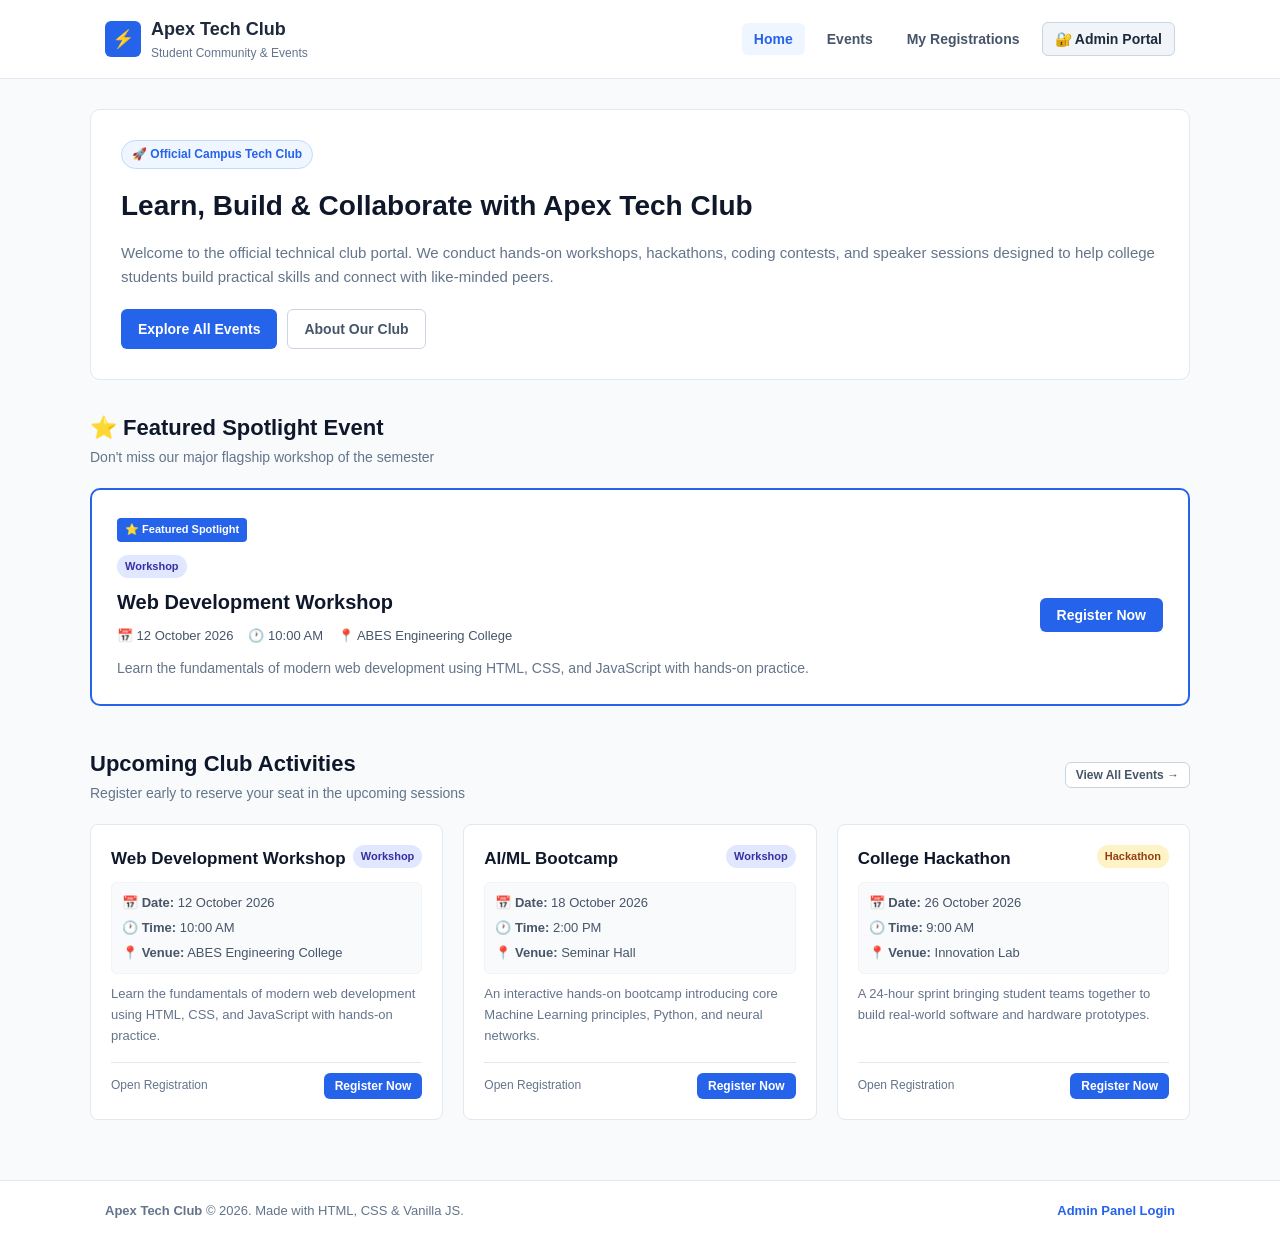
<file: index.html>
<!DOCTYPE html>
<html lang="en">
<head>
  <meta charset="UTF-8">
  <meta name="viewport" content="width=device-width, initial-scale=1.0">
  <title>Apex Club Events | College Club Event Management</title>
  <meta name="description" content="Discover, explore, and register for exciting technical workshops, hackathons, seminars, and competitions organized by Apex Tech Club.">
  <link rel="stylesheet" href="css/style.css">
</head>
<body>

  <header class="navbar">
    <div class="container nav-container">
      <a href="index.html" class="brand">
        <div class="brand-badge">⚡</div>
        <div class="brand-text">
          <span class="brand-title">Apex Tech Club</span>
          <span class="brand-subtitle">Student Community & Events</span>
        </div>
      </a>

      <button class="nav-toggle" id="mobileNavToggle" aria-label="Toggle Navigation Menu">
        ☰
      </button>

      <nav>
        <ul class="nav-menu" id="navMenu">
          <li><a href="#home" class="nav-link active" data-section="home">Home</a></li>
          <li><a href="#events" class="nav-link" data-section="events">Events</a></li>
          <li><a href="#registrations" class="nav-link" data-section="registrations">My Registrations</a></li>
          <li><a href="admin.html" class="nav-link admin-link">🔐 Admin Portal</a></li>
        </ul>
      </nav>
    </div>
  </header>

  <main class="main-content container">

    <section id="home-section" class="content-section">
      <div class="hero-section">
        <span class="hero-tag">🚀 Official Campus Tech Club</span>
        <h1 class="hero-title">Learn, Build & Collaborate with Apex Tech Club</h1>
        <p class="hero-description">
          Welcome to the official technical club portal. We conduct hands-on workshops, hackathons, coding contests, and speaker sessions designed to help college students build practical skills and connect with like-minded peers.
        </p>
        <div class="hero-actions">
          <button class="btn btn-primary" id="btnExploreHero">Explore All Events</button>
          <a href="#about" class="btn btn-secondary" onclick="alert('Apex Tech Club is run by students for students. Join us every weekend for fun technical workshops!'); return false;">About Our Club</a>
        </div>
      </div>

      <div class="section-header">
        <div class="section-title-wrap">
          <h2 class="section-title">⭐ Featured Spotlight Event</h2>
          <p class="section-subtitle">Don't miss our major flagship workshop of the semester</p>
        </div>
      </div>
      <div id="featuredEventContainer"></div>

      <div class="section-header" style="margin-top: 40px;">
        <div class="section-title-wrap">
          <h2 class="section-title">Upcoming Club Activities</h2>
          <p class="section-subtitle">Register early to reserve your seat in the upcoming sessions</p>
        </div>
        <button class="btn btn-secondary btn-sm" id="btnViewAllUpcoming">View All Events &rarr;</button>
      </div>

      <div class="events-grid" id="upcomingEventsGrid"></div>
    </section>

    <section id="events-section" class="content-section" style="display: none;">
      <div class="section-header">
        <div class="section-title-wrap">
          <h1 class="section-title">Explore Events</h1>
          <p class="section-subtitle">Discover workshops, competitions, hackathons and other club activities.</p>
        </div>
      </div>

      <div class="filter-bar">
        <div class="search-input-wrapper">
          <span class="search-icon">🔍</span>
          <input
            type="text"
            id="searchEventsInput"
            class="search-input"
            placeholder="Search events by name, venue or keyword..."
            autocomplete="off"
          >
        </div>

        <div class="category-pills" id="categoryPills">
          <button class="category-pill active" data-category="All">All</button>
          <button class="category-pill" data-category="Workshop">Workshop</button>
          <button class="category-pill" data-category="Hackathon">Hackathon</button>
          <button class="category-pill" data-category="Competition">Competition</button>
          <button class="category-pill" data-category="Seminar">Seminar</button>
          <button class="category-pill" data-category="Other">Other</button>
        </div>
      </div>

      <div class="events-grid" id="exploreEventsGrid"></div>

      <div class="empty-state" id="noEventsState" style="display: none;">
        <div class="empty-icon">📂</div>
        <h3 class="empty-title">No events found</h3>
        <p class="empty-text">We couldn't find any events matching your search or category filter. Try changing your search query.</p>
      </div>
    </section>

    <section id="registrations-section" class="content-section" style="display: none;">
      <div class="section-header">
        <div class="section-title-wrap">
          <h1 class="section-title">My Registrations</h1>
          <p class="section-subtitle">Check the events you have registered for and verify your confirmation.</p>
        </div>
      </div>

      <div class="lookup-box">
        <p style="font-size: 14px; font-weight: bold; color: #1e293b;" id="activeEmailLabel">
          Enter your student email to look up your registered events:
        </p>
        <form class="lookup-form" id="lookupForm">
          <input
            type="email"
            id="userEmailInput"
            class="form-control lookup-input"
            placeholder="e.g. student@college.edu"
            required
          >
          <button type="submit" class="btn btn-primary" id="lookupRegistrationsBtn">
            Find My Registrations
          </button>
        </form>
      </div>

      <div id="myRegistrationsList"></div>

      <div class="empty-state" id="emptyRegistrationsState" style="display: none;">
        <div class="empty-icon">🎟️</div>
        <h3 class="empty-title">You haven't registered for any events yet</h3>
        <p class="empty-text">Explore our upcoming workshops, hackathons, and seminars, and register to claim your spot!</p>
        <button class="btn btn-primary btn-sm" onclick="switchSection('events')">
          Browse Events
        </button>
      </div>
    </section>

  </main>

  <div class="modal-backdrop" id="registrationModal" role="dialog" aria-modal="true" aria-labelledby="modalTitle">
    <div class="modal-card">
      <div class="modal-header">
        <h3 class="modal-title" id="modalTitle">Register for Event</h3>
        <button class="modal-close-btn" id="modalCloseBtn" aria-label="Close dialog">&times;</button>
      </div>

      <div class="modal-event-highlight">
        <span style="font-size: 12px; text-transform: uppercase; display: block;">Selected Event</span>
        <div id="modalEventName" style="font-size: 16px; font-weight: bold; margin-top: 4px;">Event Name</div>
        <div id="modalEventMeta" style="font-size: 13px; margin-top: 4px;">📅 Date | 📍 Venue</div>
      </div>

      <div id="regAlert" class="alert" style="display: none;"></div>

      <form id="registrationForm" novalidate>
        <div class="form-group">
          <label class="form-label" for="regFullName">Full Name <span class="required">*</span></label>
          <input
            type="text"
            id="regFullName"
            class="form-control"
            placeholder="e.g. Rahul Sharma"
            required
          >
        </div>

        <div class="form-group">
          <label class="form-label" for="regEmail">College Email <span class="required">*</span></label>
          <input
            type="email"
            id="regEmail"
            class="form-control"
            placeholder="e.g. rahul.sharma@college.edu"
            required
          >
        </div>

        <div class="form-group">
          <label class="form-label" for="regCollegeYear">College / Year <span class="required">*</span></label>
          <input
            type="text"
            id="regCollegeYear"
            class="form-control"
            placeholder="e.g. ABES Engineering College - 3rd Year CSE"
            required
          >
        </div>

        <div class="form-group">
          <label class="form-label" for="regPhone">Phone Number <span class="required">*</span></label>
          <input
            type="tel"
            id="regPhone"
            class="form-control"
            placeholder="e.g. 9876543210"
            required
          >
        </div>

        <div class="modal-footer">
          <button type="button" class="btn btn-secondary" id="modalCancelBtn">Cancel</button>
          <button type="submit" class="btn btn-primary" id="modalSubmitBtn">Submit Registration</button>
        </div>
      </form>
    </div>
  </div>

  <footer class="footer">
    <div class="container footer-content">
      <div>
        <strong>Apex Tech Club</strong> &copy; 2026. Made with HTML, CSS & Vanilla JS.
      </div>
      <div>
        <a href="admin.html" style="font-weight: bold;">Admin Panel Login</a>
      </div>
    </div>
  </footer>

  <script src="js/app.js"></script>
</body>
</html>
</file>
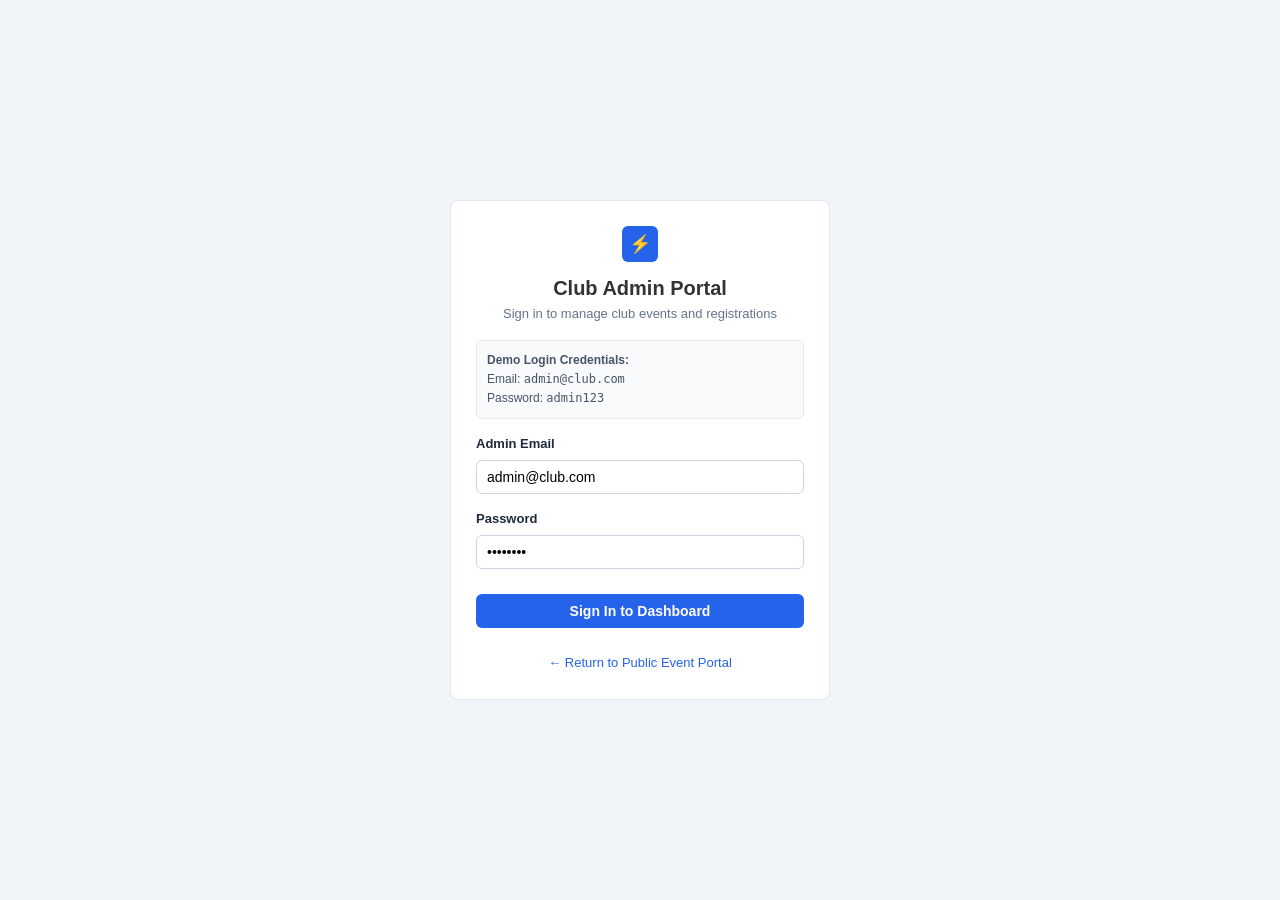
<file: admin.html>
<!DOCTYPE html>
<html lang="en">
<head>
  <meta charset="UTF-8">
  <meta name="viewport" content="width=device-width, initial-scale=1.0">
  <title>Admin Dashboard | Apex Club Event Management</title>
  <meta name="description" content="Admin management console for Apex Tech Club events, workshops, hackathons, and student registrations.">
  <link rel="stylesheet" href="css/style.css">
</head>
<body style="background-color: #f1f5f9;">

  <div class="login-wrapper" id="loginScreen">
    <div class="login-card">
      <div class="login-header">
        <div class="brand-badge" style="margin: 0 auto 10px auto;">⚡</div>
        <h1 class="login-title">Club Admin Portal</h1>
        <p class="login-subtitle">Sign in to manage club events and registrations</p>
      </div>

      <div class="login-hint">
        <strong>Demo Login Credentials:</strong><br>
        Email: <code>admin@club.com</code><br>
        Password: <code>admin123</code>
      </div>

      <div id="loginAlert" class="alert alert-danger" style="display: none;"></div>

      <form id="loginForm">
        <div class="form-group">
          <label class="form-label" for="loginEmail">Admin Email</label>
          <input
            type="email"
            id="loginEmail"
            class="form-control"
            value="admin@club.com"
            placeholder="admin@club.com"
            required
          >
        </div>

        <div class="form-group">
          <label class="form-label" for="loginPassword">Password</label>
          <input
            type="password"
            id="loginPassword"
            class="form-control"
            value="admin123"
            placeholder="admin123"
            required
          >
        </div>

        <button type="submit" class="btn btn-primary btn-block" style="margin-top: 10px;">
          Sign In to Dashboard
        </button>
      </form>

      <div style="text-align: center; font-size: 13px; margin-top: 10px;">
        <a href="index.html">&larr; Return to Public Event Portal</a>
      </div>
    </div>
  </div>

  <div class="admin-body" id="adminDashboard" style="display: none;">

    <aside class="admin-sidebar" id="adminSidebar">
      <div class="admin-sidebar-header">
        <div class="brand-badge">⚡</div>
        <div>
          <div class="admin-sidebar-title">Apex Admin</div>
          <div class="admin-sidebar-sub">Event Management</div>
        </div>
      </div>

      <nav class="admin-nav">
        <a href="#dashboard" class="admin-nav-item active" data-tab="dashboard">
          <span>📊</span> Dashboard
        </a>
        <a href="#events" class="admin-nav-item" data-tab="events">
          <span>📅</span> Manage Events
        </a>
        <a href="#registrations" class="admin-nav-item" data-tab="registrations">
          <span>📝</span> Registrations
        </a>
      </nav>

      <div class="admin-sidebar-footer">
        <a href="index.html" class="btn btn-secondary btn-sm btn-block" style="background-color: #1e293b; color: #cbd5e1; border-color: #334155;">
          🌐 View Student Site
        </a>
        <button class="btn btn-danger btn-sm btn-block" id="logoutBtn">
          🚪 Logout
        </button>
      </div>
    </aside>

    <main class="admin-main">

      <div class="admin-topbar">
        <div style="display: flex; align-items: center; gap: 14px;">
          <button class="admin-mobile-toggle" id="adminMobileToggle" aria-label="Toggle Sidebar Menu">
            ☰
          </button>
          <h1 class="admin-topbar-title" id="adminPageTitle">Dashboard Overview</h1>
        </div>
        <div style="font-size: 14px; color: #64748b; font-weight: bold;">
          Logged in as: <strong style="color: #0f172a;">admin@club.com</strong>
        </div>
      </div>

      <div id="tab-dashboard" class="admin-tab-section">
        <div class="stats-grid">
          <div class="stat-card">
            <div class="stat-icon stat-icon-blue">📅</div>
            <div class="stat-info">
              <span class="stat-value" id="statTotalEvents">0</span>
              <span class="stat-label">Total Events</span>
            </div>
          </div>

          <div class="stat-card">
            <div class="stat-icon stat-icon-green">⏳</div>
            <div class="stat-info">
              <span class="stat-value" id="statUpcomingEvents">0</span>
              <span class="stat-label">Upcoming Events</span>
            </div>
          </div>

          <div class="stat-card">
            <div class="stat-icon stat-icon-amber">👥</div>
            <div class="stat-info">
              <span class="stat-value" id="statTotalRegistrations">0</span>
              <span class="stat-label">Total Registrations</span>
            </div>
          </div>
        </div>

        <div class="table-card" style="margin-top: 25px;">
          <div class="table-header-bar">
            <h3 style="font-size: 18px;">Recent Events</h3>
            <button class="btn btn-secondary btn-sm" onclick="switchAdminTab('events')">
              View All Events &rarr;
            </button>
          </div>
          <div class="table-responsive">
            <table class="admin-table">
              <thead>
                <tr>
                  <th>Event Name</th>
                  <th>Category</th>
                  <th>Date</th>
                  <th>Venue</th>
                  <th>Actions</th>
                </tr>
              </thead>
              <tbody id="recentEventsTableBody"></tbody>
            </table>
          </div>
        </div>
      </div>

      <div id="tab-events" class="admin-tab-section" style="display: none;">
        <div class="table-card">
          <div class="table-header-bar">
            <div>
              <h3 style="font-size: 18px;">Club Events</h3>
              <p style="font-size: 13px; color: #64748b;">Create, edit, or remove technical workshops, hackathons, and seminars</p>
            </div>
            <button class="btn btn-primary" id="btnOpenAddEvent">
              + Add Event
            </button>
          </div>

          <div class="table-responsive">
            <table class="admin-table">
              <thead>
                <tr>
                  <th>Event Name</th>
                  <th>Category</th>
                  <th>Date</th>
                  <th>Time</th>
                  <th>Venue</th>
                  <th>Actions</th>
                </tr>
              </thead>
              <tbody id="eventsTableBody"></tbody>
            </table>
          </div>
        </div>
      </div>

      <div id="tab-registrations" class="admin-tab-section" style="display: none;">
        <div class="table-card">
          <div class="table-header-bar">
            <div>
              <h3 style="font-size: 18px;">Student Registrations</h3>
              <p style="font-size: 13px; color: #64748b;">View and filter registered students across all club events</p>
            </div>
          </div>

          <div style="padding: 15px 20px; background-color: #fafafa; border-bottom: 1px solid #e2e8f0; display: flex; gap: 15px; flex-wrap: wrap;">
            <div style="flex: 1; min-width: 240px;">
              <input
                type="text"
                id="searchRegInput"
                class="form-control"
                placeholder="Search by student name, email, college or event..."
              >
            </div>
            <div style="width: 220px;">
              <select id="filterRegEventSelect" class="form-control">
                <option value="All">All Events</option>
              </select>
            </div>
          </div>

          <div class="table-responsive">
            <table class="admin-table">
              <thead>
                <tr>
                  <th>Student Name</th>
                  <th>Email</th>
                  <th>College / Year</th>
                  <th>Phone</th>
                  <th>Registered Event</th>
                  <th>Registration Date</th>
                </tr>
              </thead>
              <tbody id="registrationsTableBody"></tbody>
            </table>
          </div>
        </div>
      </div>

    </main>
  </div>

  <div class="modal-backdrop" id="eventModal" role="dialog" aria-modal="true" aria-labelledby="eventModalTitle">
    <div class="modal-card">
      <div class="modal-header">
        <h3 class="modal-title" id="eventModalTitle">Add New Event</h3>
        <button class="modal-close-btn" id="eventModalClose" aria-label="Close dialog">&times;</button>
      </div>

      <div id="eventFormAlert" class="alert" style="display: none;"></div>

      <form id="eventForm" novalidate>
        <input type="hidden" id="eventId">

        <div class="form-group">
          <label class="form-label" for="eventName">Event Name <span class="required">*</span></label>
          <input
            type="text"
            id="eventName"
            class="form-control"
            placeholder="e.g. Web Development Workshop"
            required
          >
        </div>

        <div class="form-group">
          <label class="form-label" for="eventCategory">Category <span class="required">*</span></label>
          <select id="eventCategory" class="form-control" required>
            <option value="Workshop">Workshop</option>
            <option value="Hackathon">Hackathon</option>
            <option value="Competition">Competition</option>
            <option value="Seminar">Seminar</option>
            <option value="Other">Other</option>
          </select>
        </div>

        <div style="display: grid; grid-template-columns: 1fr 1fr; gap: 12px;">
          <div class="form-group">
            <label class="form-label" for="eventDate">Date <span class="required">*</span></label>
            <input
              type="text"
              id="eventDate"
              class="form-control"
              placeholder="e.g. 12 October 2026"
              required
            >
          </div>

          <div class="form-group">
            <label class="form-label" for="eventTime">Time <span class="required">*</span></label>
            <input
              type="text"
              id="eventTime"
              class="form-control"
              placeholder="e.g. 10:00 AM"
              required
            >
          </div>
        </div>

        <div class="form-group">
          <label class="form-label" for="eventVenue">Venue <span class="required">*</span></label>
          <input
            type="text"
            id="eventVenue"
            class="form-control"
            placeholder="e.g. ABES Engineering College"
            required
          >
        </div>

        <div class="form-group">
          <label class="form-label" for="eventDescription">Description <span class="required">*</span></label>
          <textarea
            id="eventDescription"
            class="form-control"
            rows="3"
            placeholder="Provide a clear description of the event."
            required
          ></textarea>
        </div>

        <div class="form-group">
          <label class="form-label" for="eventImage">Event Image URL (Optional)</label>
          <input
            type="text"
            id="eventImage"
            class="form-control"
            placeholder="https://example.com/event-banner.jpg"
          >
        </div>

        <div class="form-group" style="flex-direction: row; align-items: center; gap: 8px;">
          <input type="checkbox" id="eventFeatured" style="width: 18px; height: 18px; cursor: pointer;">
          <label for="eventFeatured" style="cursor: pointer; font-size: 14px; font-weight: bold;">
            Mark as Featured Event (Spotlight on Home Page)
          </label>
        </div>

        <div class="modal-footer">
          <button type="button" class="btn btn-secondary" id="eventModalCancel">Cancel</button>
          <button type="submit" class="btn btn-primary" id="eventModalSave">Save Event</button>
        </div>
      </form>
    </div>
  </div>

  <script src="js/admin.js"></script>
</body>
</html>
</file>
<file: css/style.css>
* {
  box-sizing: border-box;
  margin: 0;
  padding: 0;
}

body {
  font-family: Arial, sans-serif;
  background-color: #f8fafc;
  color: #333333;
  line-height: 1.6;
}

a {
  color: #2563eb;
  text-decoration: none;
}

a:hover {
  text-decoration: underline;
}

.container {
  width: 90%;
  max-width: 1100px;
  margin: 0 auto;
  padding: 0 15px;
}

.main-content {
  padding: 30px 0;
  min-height: 80vh;
}

.navbar {
  background-color: #ffffff;
  border-bottom: 1px solid #e2e8f0;
  padding: 15px 0;
}

.nav-container {
  display: flex;
  justify-content: space-between;
  align-items: center;
}

.brand {
  display: flex;
  align-items: center;
  gap: 10px;
  font-weight: bold;
  color: #1e293b;
}

.brand:hover {
  text-decoration: none;
}

.brand-badge {
  background-color: #2563eb;
  color: #ffffff;
  width: 36px;
  height: 36px;
  border-radius: 6px;
  display: flex;
  align-items: center;
  justify-content: center;
  font-size: 18px;
}

.brand-title {
  font-size: 18px;
  display: block;
}

.brand-subtitle {
  font-size: 12px;
  color: #64748b;
  font-weight: normal;
  display: block;
}

.nav-menu {
  display: flex;
  list-style: none;
  gap: 10px;
  align-items: center;
}

.nav-link {
  padding: 8px 12px;
  border-radius: 6px;
  color: #475569;
  font-weight: bold;
  font-size: 14px;
}

.nav-link:hover, .nav-link.active {
  background-color: #eff6ff;
  color: #2563eb;
  text-decoration: none;
}

.nav-link.admin-link {
  background-color: #f1f5f9;
  color: #1e293b;
  border: 1px solid #cbd5e1;
}

.nav-toggle {
  display: none;
  background: none;
  border: 1px solid #cbd5e1;
  padding: 5px 10px;
  border-radius: 4px;
  font-size: 18px;
  cursor: pointer;
}

.hero-section {
  background-color: #ffffff;
  border: 1px solid #e2e8f0;
  border-radius: 10px;
  padding: 30px;
  margin-bottom: 30px;
}

.hero-tag {
  display: inline-block;
  background-color: #eff6ff;
  color: #2563eb;
  border: 1px solid #bfdbfe;
  padding: 4px 10px;
  border-radius: 15px;
  font-size: 12px;
  font-weight: bold;
  margin-bottom: 15px;
}

.hero-title {
  font-size: 28px;
  margin-bottom: 12px;
  color: #0f172a;
}

.hero-description {
  font-size: 15px;
  color: #64748b;
  margin-bottom: 20px;
}

.hero-actions {
  display: flex;
  gap: 10px;
  flex-wrap: wrap;
}

.section-header {
  display: flex;
  justify-content: space-between;
  align-items: center;
  margin-bottom: 20px;
  flex-wrap: wrap;
  gap: 10px;
}

.section-title {
  font-size: 22px;
  color: #0f172a;
}

.section-subtitle {
  font-size: 14px;
  color: #64748b;
}

.featured-card {
  background-color: #ffffff;
  border: 2px solid #2563eb;
  border-radius: 10px;
  padding: 25px;
  margin-bottom: 30px;
}

.featured-badge-ribbon {
  display: inline-block;
  background-color: #2563eb;
  color: #ffffff;
  padding: 3px 8px;
  border-radius: 4px;
  font-size: 11px;
  font-weight: bold;
  margin-bottom: 10px;
}

.featured-content-grid {
  display: flex;
  justify-content: space-between;
  align-items: center;
  gap: 20px;
  flex-wrap: wrap;
}

.featured-info {
  max-width: 700px;
}

.featured-title {
  font-size: 20px;
  margin: 8px 0;
  color: #0f172a;
}

.featured-meta {
  display: flex;
  gap: 15px;
  font-size: 13px;
  color: #475569;
  margin-bottom: 10px;
  flex-wrap: wrap;
}

.featured-desc {
  color: #64748b;
  font-size: 14px;
}

.events-grid {
  display: grid;
  grid-template-columns: repeat(auto-fill, minmax(300px, 1fr));
  gap: 20px;
  margin-bottom: 30px;
}

.event-card {
  background-color: #ffffff;
  border: 1px solid #e2e8f0;
  border-radius: 8px;
  padding: 20px;
  display: flex;
  flex-direction: column;
  justify-content: space-between;
}

.event-card-header {
  display: flex;
  justify-content: space-between;
  align-items: flex-start;
  margin-bottom: 10px;
}

.event-name {
  font-size: 17px;
  color: #0f172a;
}

.badge {
  display: inline-block;
  padding: 3px 8px;
  border-radius: 12px;
  font-size: 11px;
  font-weight: bold;
}

.badge-workshop { background-color: #e0e7ff; color: #3730a3; }
.badge-hackathon { background-color: #fef3c7; color: #92400e; }
.badge-competition { background-color: #fae8ff; color: #86198f; }
.badge-seminar { background-color: #dcfce7; color: #166534; }
.badge-other { background-color: #f1f5f9; color: #475569; }

.event-meta-list {
  background-color: #f8fafc;
  border: 1px solid #f1f5f9;
  border-radius: 6px;
  padding: 10px;
  font-size: 13px;
  color: #475569;
  margin-bottom: 10px;
  display: flex;
  flex-direction: column;
  gap: 4px;
}

.event-card-desc {
  font-size: 13px;
  color: #64748b;
  margin-bottom: 15px;
}

.event-card-footer {
  display: flex;
  justify-content: space-between;
  align-items: center;
  border-top: 1px solid #e2e8f0;
  padding-top: 10px;
}

.filter-bar {
  background-color: #ffffff;
  border: 1px solid #e2e8f0;
  border-radius: 8px;
  padding: 15px;
  margin-bottom: 20px;
  display: flex;
  flex-direction: column;
  gap: 12px;
}

.search-input-wrapper {
  position: relative;
  width: 100%;
}

.search-icon {
  position: absolute;
  left: 10px;
  top: 50%;
  transform: translateY(-50%);
}

.search-input {
  width: 100%;
  padding: 10px 10px 10px 35px;
  border: 1px solid #cbd5e1;
  border-radius: 6px;
  font-size: 14px;
}

.category-pills {
  display: flex;
  gap: 8px;
  flex-wrap: wrap;
}

.category-pill {
  background-color: #f1f5f9;
  border: 1px solid #cbd5e1;
  padding: 6px 12px;
  border-radius: 15px;
  font-size: 12px;
  cursor: pointer;
  font-weight: bold;
  color: #475569;
}

.category-pill.active, .category-pill:hover {
  background-color: #2563eb;
  color: #ffffff;
  border-color: #2563eb;
}

.btn {
  display: inline-block;
  padding: 8px 16px;
  border-radius: 6px;
  font-size: 14px;
  font-weight: bold;
  cursor: pointer;
  border: 1px solid transparent;
  text-align: center;
}

.btn-primary {
  background-color: #2563eb;
  color: #ffffff;
}

.btn-primary:hover {
  background-color: #1d4ed8;
  color: #ffffff;
  text-decoration: none;
}

.btn-secondary {
  background-color: #ffffff;
  color: #475569;
  border-color: #cbd5e1;
}

.btn-secondary:hover {
  background-color: #f1f5f9;
  text-decoration: none;
}

.btn-danger {
  background-color: #dc2626;
  color: #ffffff;
}

.btn-danger:hover {
  background-color: #b91c1c;
  text-decoration: none;
}

.btn-sm {
  padding: 5px 10px;
  font-size: 12px;
}

.btn-block {
  width: 100%;
}

.form-group {
  margin-bottom: 15px;
  display: flex;
  flex-direction: column;
  gap: 5px;
}

.form-label {
  font-size: 13px;
  font-weight: bold;
  color: #1e293b;
}

.required {
  color: #dc2626;
}

.form-control {
  width: 100%;
  padding: 8px 10px;
  border: 1px solid #cbd5e1;
  border-radius: 6px;
  font-size: 14px;
}

.modal-backdrop {
  position: fixed;
  top: 0;
  left: 0;
  width: 100%;
  height: 100%;
  background-color: rgba(0, 0, 0, 0.5);
  display: none;
  align-items: center;
  justify-content: center;
  z-index: 1000;
}

.modal-backdrop.open {
  display: flex;
}

.modal-card {
  background-color: #ffffff;
  border-radius: 8px;
  width: 90%;
  max-width: 480px;
  max-height: 90vh;
  overflow-y: auto;
  padding: 20px;
}

.modal-header {
  display: flex;
  justify-content: space-between;
  align-items: center;
  border-bottom: 1px solid #e2e8f0;
  padding-bottom: 10px;
  margin-bottom: 15px;
}

.modal-title {
  font-size: 18px;
  color: #0f172a;
}

.modal-close-btn {
  background: none;
  border: none;
  font-size: 20px;
  cursor: pointer;
  color: #64748b;
}

.modal-event-highlight {
  background-color: #eff6ff;
  border: 1px solid #bfdbfe;
  padding: 10px;
  border-radius: 6px;
  margin-bottom: 15px;
  color: #1d4ed8;
}

.modal-footer {
  display: flex;
  justify-content: flex-end;
  gap: 10px;
  border-top: 1px solid #e2e8f0;
  padding-top: 15px;
  margin-top: 10px;
}

.alert {
  padding: 10px 15px;
  border-radius: 6px;
  font-size: 13px;
  margin-bottom: 15px;
}

.alert-success {
  background-color: #dcfce7;
  color: #166534;
  border: 1px solid #bbf7d0;
}

.alert-danger {
  background-color: #fef2f2;
  color: #991b1b;
  border: 1px solid #fecaca;
}

.empty-state {
  text-align: center;
  padding: 40px 20px;
  background-color: #ffffff;
  border: 1px dashed #cbd5e1;
  border-radius: 8px;
  margin: 20px 0;
}

.empty-icon {
  font-size: 32px;
  margin-bottom: 10px;
}

.empty-title {
  font-size: 16px;
  margin-bottom: 5px;
}

.empty-text {
  font-size: 13px;
  color: #64748b;
  margin-bottom: 10px;
}

.lookup-box {
  background-color: #ffffff;
  border: 1px solid #e2e8f0;
  border-radius: 8px;
  padding: 20px;
  margin-bottom: 20px;
}

.lookup-form {
  display: flex;
  gap: 10px;
  margin-top: 10px;
  flex-wrap: wrap;
}

.lookup-input {
  flex: 1;
  min-width: 240px;
}

.registration-card {
  background-color: #ffffff;
  border: 1px solid #e2e8f0;
  border-radius: 8px;
  padding: 15px;
  margin-bottom: 12px;
  display: flex;
  justify-content: space-between;
  align-items: center;
  flex-wrap: wrap;
  gap: 10px;
}

.reg-info {
  display: flex;
  flex-direction: column;
  gap: 4px;
}

.reg-event-title {
  font-size: 16px;
  color: #0f172a;
}

.reg-details {
  display: flex;
  gap: 15px;
  font-size: 13px;
  color: #475569;
  flex-wrap: wrap;
}

.reg-status-badge {
  background-color: #dcfce7;
  color: #166534;
  border: 1px solid #bbf7d0;
  padding: 4px 10px;
  border-radius: 12px;
  font-size: 12px;
  font-weight: bold;
}

.footer {
  background-color: #ffffff;
  border-top: 1px solid #e2e8f0;
  padding: 20px 0;
  font-size: 13px;
  color: #64748b;
}

.footer-content {
  display: flex;
  justify-content: space-between;
  align-items: center;
  flex-wrap: wrap;
  gap: 10px;
}

.admin-body {
  display: flex;
  min-height: 100vh;
}

.admin-sidebar {
  width: 240px;
  background-color: #0f172a;
  color: #ffffff;
  display: flex;
  flex-direction: column;
  position: fixed;
  top: 0;
  bottom: 0;
  left: 0;
}

.admin-sidebar-header {
  padding: 20px;
  border-bottom: 1px solid #1e293b;
  display: flex;
  align-items: center;
  gap: 10px;
}

.admin-sidebar-title {
  font-size: 16px;
  font-weight: bold;
}

.admin-sidebar-sub {
  font-size: 12px;
  color: #94a3b8;
}

.admin-nav {
  padding: 15px 10px;
  display: flex;
  flex-direction: column;
  gap: 5px;
  flex: 1;
}

.admin-nav-item {
  padding: 10px 12px;
  border-radius: 6px;
  color: #cbd5e1;
  font-size: 14px;
  font-weight: bold;
}

.admin-nav-item:hover, .admin-nav-item.active {
  background-color: #2563eb;
  color: #ffffff;
  text-decoration: none;
}

.admin-sidebar-footer {
  padding: 15px;
  border-top: 1px solid #1e293b;
  display: flex;
  flex-direction: column;
  gap: 8px;
}

.admin-main {
  margin-left: 240px;
  flex: 1;
  padding: 25px;
  background-color: #f1f5f9;
}

.admin-topbar {
  display: flex;
  justify-content: space-between;
  align-items: center;
  background-color: #ffffff;
  padding: 15px 20px;
  border-radius: 8px;
  border: 1px solid #e2e8f0;
  margin-bottom: 20px;
}

.admin-topbar-title {
  font-size: 20px;
}

.admin-mobile-toggle {
  display: none;
  background: none;
  border: 1px solid #cbd5e1;
  padding: 5px 10px;
  border-radius: 4px;
  font-size: 16px;
  cursor: pointer;
}

.stats-grid {
  display: grid;
  grid-template-columns: repeat(auto-fit, minmax(200px, 1fr));
  gap: 15px;
  margin-bottom: 20px;
}

.stat-card {
  background-color: #ffffff;
  border: 1px solid #e2e8f0;
  border-radius: 8px;
  padding: 15px 20px;
  display: flex;
  align-items: center;
  gap: 15px;
}

.stat-icon {
  width: 45px;
  height: 45px;
  border-radius: 6px;
  display: flex;
  align-items: center;
  justify-content: center;
  font-size: 20px;
}

.stat-icon-blue { background-color: #eff6ff; color: #2563eb; }
.stat-icon-green { background-color: #dcfce7; color: #166534; }
.stat-icon-amber { background-color: #fef3c7; color: #92400e; }

.stat-info {
  display: flex;
  flex-direction: column;
}

.stat-value {
  font-size: 24px;
  font-weight: bold;
}

.stat-label {
  font-size: 12px;
  color: #64748b;
}

.table-card {
  background-color: #ffffff;
  border: 1px solid #e2e8f0;
  border-radius: 8px;
  overflow: hidden;
}

.table-header-bar {
  padding: 15px 20px;
  border-bottom: 1px solid #e2e8f0;
  display: flex;
  justify-content: space-between;
  align-items: center;
  flex-wrap: wrap;
  gap: 10px;
}

.table-responsive {
  width: 100%;
  overflow-x: auto;
}

.admin-table {
  width: 100%;
  border-collapse: collapse;
  font-size: 14px;
}

.admin-table th {
  background-color: #f8fafc;
  color: #475569;
  padding: 10px 15px;
  border-bottom: 1px solid #e2e8f0;
  text-align: left;
}

.admin-table td {
  padding: 12px 15px;
  border-bottom: 1px solid #e2e8f0;
  vertical-align: middle;
}

.admin-table tr:hover td {
  background-color: #f8fafc;
}

.table-actions {
  display: flex;
  gap: 6px;
}

.login-wrapper {
  min-height: 100vh;
  display: flex;
  align-items: center;
  justify-content: center;
  padding: 20px;
  background-color: #f1f5f9;
}

.login-card {
  background-color: #ffffff;
  border: 1px solid #e2e8f0;
  border-radius: 8px;
  width: 100%;
  max-width: 380px;
  padding: 25px;
  display: flex;
  flex-direction: column;
  gap: 15px;
}

.login-header {
  text-align: center;
}

.login-title {
  font-size: 20px;
  margin-top: 5px;
}

.login-subtitle {
  font-size: 13px;
  color: #64748b;
}

.login-hint {
  background-color: #f8fafc;
  border: 1px solid #e2e8f0;
  border-radius: 6px;
  padding: 10px;
  font-size: 12px;
  color: #475569;
}

@media (max-width: 768px) {
  .nav-toggle {
    display: block;
  }

  .nav-menu {
    display: none;
    position: absolute;
    top: 60px;
    left: 0;
    right: 0;
    background-color: #ffffff;
    border-bottom: 1px solid #e2e8f0;
    flex-direction: column;
    padding: 15px;
  }

  .nav-menu.open {
    display: flex;
  }

  .admin-sidebar {
    display: none;
  }

  .admin-sidebar.open {
    display: flex;
    z-index: 1000;
  }

  .admin-main {
    margin-left: 0;
    padding: 15px;
  }

  .admin-mobile-toggle {
    display: block;
  }

  .events-grid {
    grid-template-columns: 1fr;
  }
}
</file>
